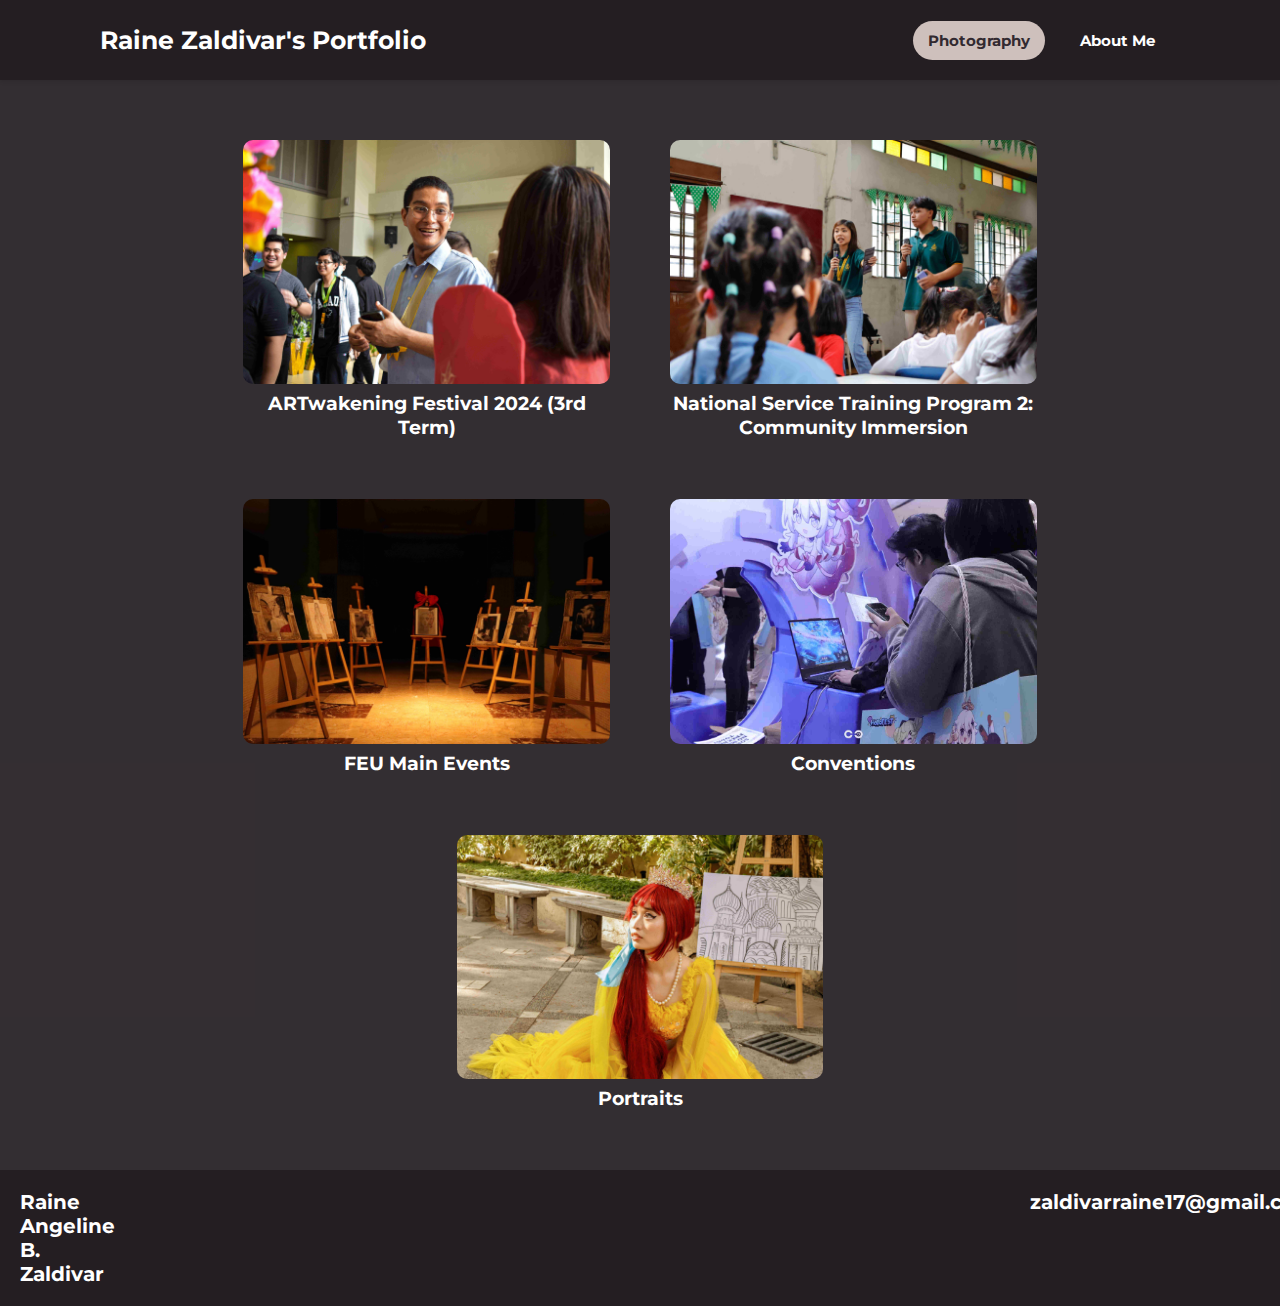
<file: WEBSITE FFINALS/index.html>
<!DOCTYPE html>
<html lang="en">
<head>
    <meta charset="UTF-8">
    <meta http-equiv="X-UA-Compatible" content="IE=edge">
    <meta name="viewport" content="width=device-width, initial-scale=1.0">
    <title> Raine's Portfolio </title>
    <link rel="stylesheet" href="style.css">
    <script src="https://ajax.googleapis.com/ajax/libs/jquery/3.5.1/jquery.min.js"></script>
</head>
<body>
    <header>
        <div class="portfolio-title">
            <li><a href="index.html" class="portfolio-title"> Raine Zaldivar's Portfolio </a></li>
            </a>
        </div>
        
        <div class="hamburger" onclick="toggleMenu()">
            <div class="line"></div>
            <div class="line"></div>
            <div class="line"></div>
        </div>
        
        <nav class="navBarButton">
            <ul>
                <li><a href="index.html" class="active">Photography</a></li>
                <li><a href="about us.html">About Me</a></li>
 
            </ul>
        </nav>
    </header>

    <div class="hero-section">
        <div class="container">
        </div>
    </div>

    <div id="main-div" class="clearfix">
        <div class="pic">
            <a href="artwakening.html">
                <img src="kuhaku7.jpg" alt="Image 1">
                <div class="text">ARTwakening Festival 2024 (3rd Term)</div>
            </a>
        </div>
    
        <div class="pic">
            <a href="NSTP2.html">
            <img src="kuhaku8.jpg" alt="Image 2">
            <div class="text">National Service Training Program 2: Community Immersion</div>
        </a>
        </div>

        <div class="pic">
            <a href="feumain.html">
            <img src="kuhaku9.jpg" alt="Image 3">
            <div class="text">FEU Main Events</div>
        </a>
        </div>

        <div class="pic">
            <a href="cons.html">
            <img src="kuhaku10.jpg" alt="Image 4">
            <div class="text">Conventions</div>
        </a>
        </div>

        <div class="pic">
            <a href="portrait.html">
            <img src="kuhaku11.jpg" alt="Image 4">
            <div class="text">Portraits</div>
        </a>
        </div>


    </div>

    <div id="footer-div">
        <div class="address">
            <h3> Raine Angeline B. Zaldivar </h3>  
            <h4> zaldivarraine17@gmail.com </h4>
        </div>
    </div>

    </div>

    <script>
        $(document).ready(function() {
        $('a').click(function(e) {
            e.preventDefault(); 
            var href = $(this).attr('href'); 

            $('body').fadeOut(300, function() {
                window.location.href = href;
            });
        });
    });

    function toggleMenu() {
    const nav = document.querySelector('.navBarButton ul');
    nav.classList.toggle('expanded');
}
</script>

</body>

</html>
</file>
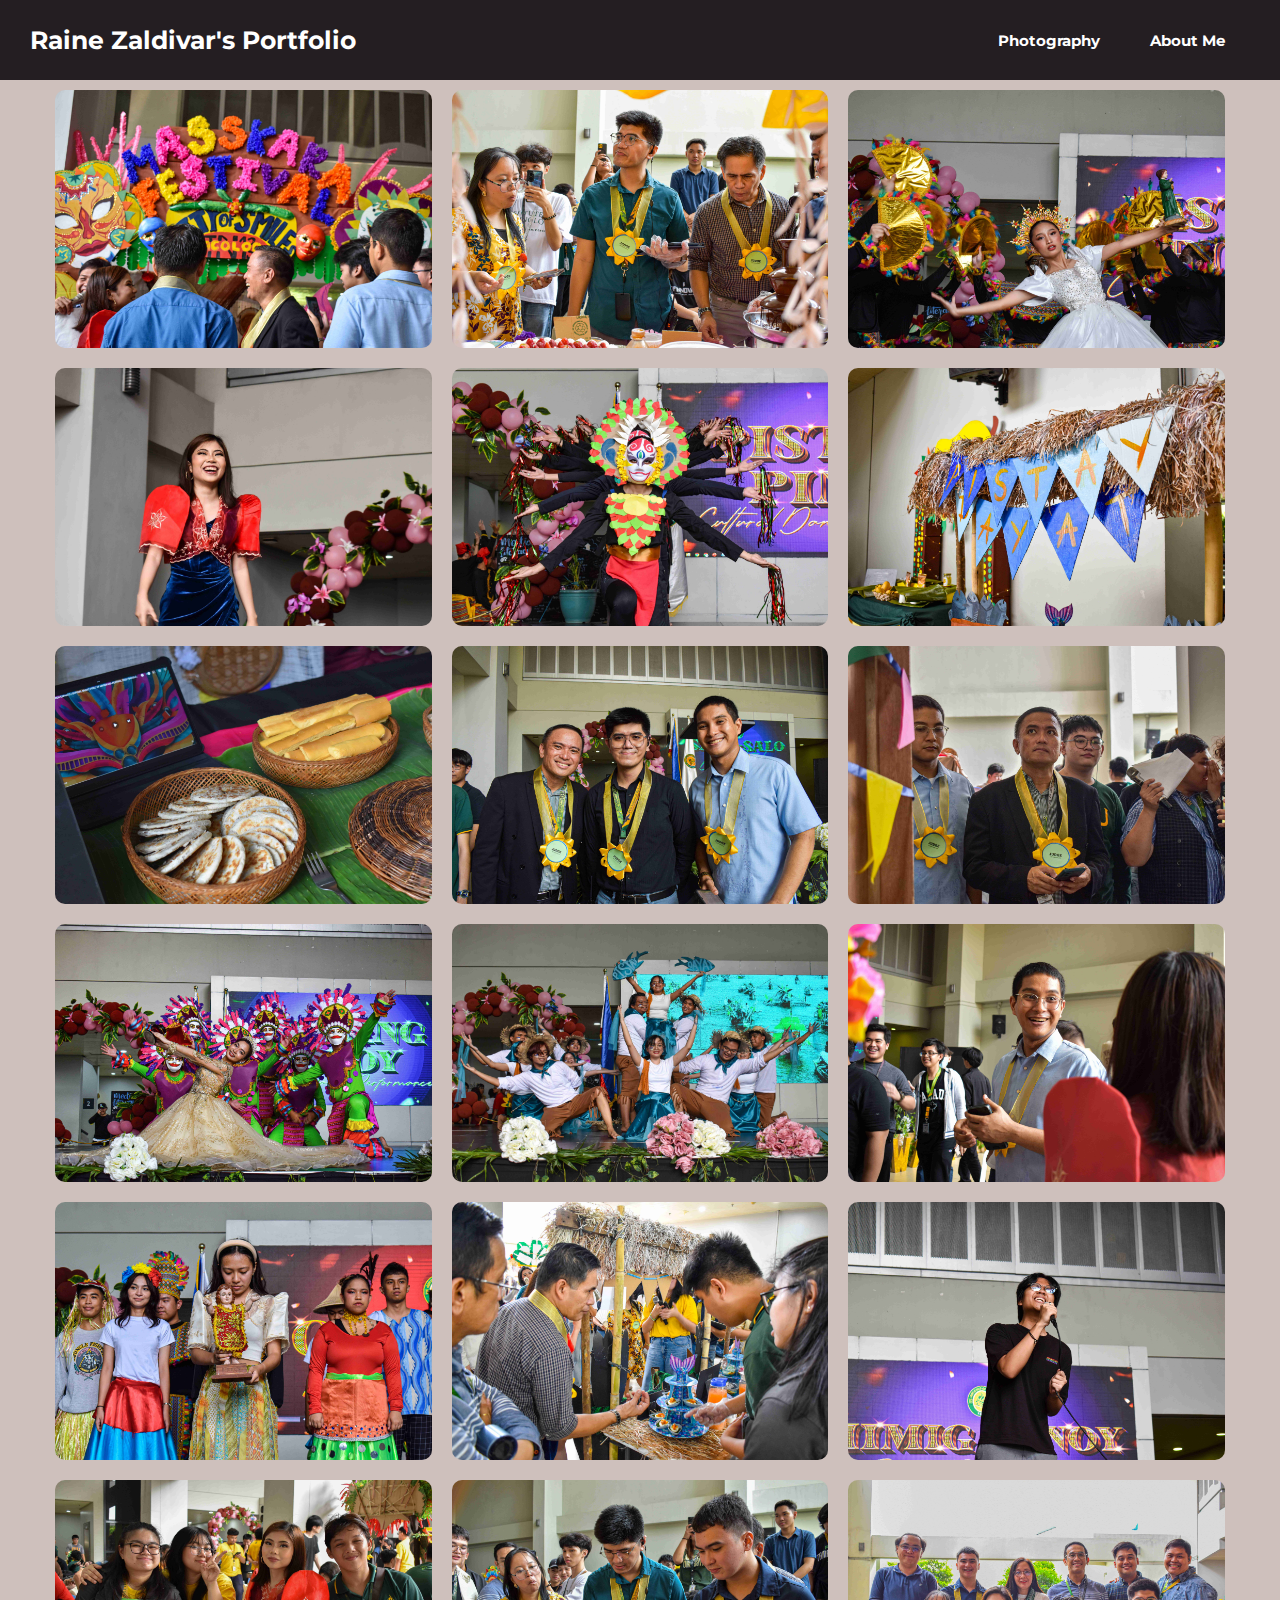
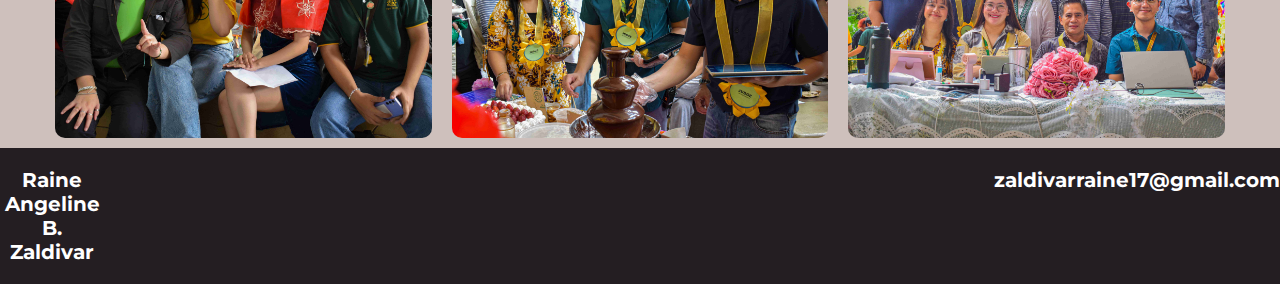
<file: WEBSITE FFINALS/artwakening.html>
<!DOCTYPE html>
<html lang="en">
<head>
    <meta charset="UTF-8">
    <meta http-equiv="X-UA-Compatible" content="IE=edge">
    <meta name="viewport" content="width=device-width, initial-scale=1.0">
    <title>Raine's Portfolio</title>
    <link rel="stylesheet" href="portfolio.css">
</head>
<body>
    <header>
        <div class="portfolio-title">
            <a href="index.html" class="portfolio-title">Raine Zaldivar's Portfolio</a>
        </div>

        <div class="hamburger" onclick="toggleMenu()">
            <div class="line"></div>
            <div class="line"></div>
            <div class="line"></div>
        </div>

        <nav class="navBarButton">
            <ul>
                <li><a href="index.html">Photography</a></li>
                <li><a href="about us.html">About Me</a></li>
            </ul>
        </nav>
    </header>

    <div id="main-div" class="clearfix">
        <div class="pic large">
                <img src="1.jpg" alt="Image 1">
            </a>
        </div>
        
        <div class="pic large">
                <img src="2.jpg" alt="Image 2">
            </a>
        </div>
        
        <div class="pic large">
                <img src="3.jpg" alt="Image 3">
            </a>
        </div>
        

        <div class="pic large">
                <img src="4.jpg" alt="Image 4">
            </a>
        </div> 

        <div class="pic large">
                <img src="5.jpg" alt="Image 5">
            </a>
        </div> 

        <div class="pic large">
                <img src="6.jpg" alt="Image 6">
            </a>
        </div> 
        
        <div class="pic large">
                <img src="7.jpg" alt="Image 7">
            </a>
        </div> 

        <div class="pic large">
                <img src="8.jpg" alt="Image 8">
            </a>
        </div>

        <div class="pic large">
                <img src="9.jpg" alt="Image 9">
            </a>
        </div>

        <div class="pic large">
                <img src="10.jpg" alt="Image 10">
            </a>
        </div> 

        <div class="pic large">
                <img src="11.jpg" alt="Image 11">
            </a>
        </div>

        <div class="pic large">
                <img src="12.jpg" alt="Image 12">
            </a>
        </div>

        <div class="pic large">
                <img src="13.jpg" alt="Image 13">
            </a>
        </div>

        <div class="pic large">
                <img src="14.jpg" alt="Image 14">
            </a>
        </div> 
        
        <div class="pic large">
                <img src="15.jpg" alt="Image 15">
            </a>
        </div> 
        
        <div class="pic large">
                <img src="16.jpg" alt="Image 16">
            </a>
        </div> 
        
        <div class="pic large">
                <img src="17.jpg" alt="Image 17">
            </a>
        </div> 
        
        <div class="pic large">
                <img src="18.jpg" alt="Image 18">
            </a>
        </div> 

 <div id="footer-div">
        <div class="address">
            <h3> Raine Angeline B. Zaldivar </h3>  
            <h4> zaldivarraine17@gmail.com </h4>
        </div>
    </div>

    <script>
        function toggleMenu() {
            const nav = document.querySelector('.navBarButton ul');
            nav.classList.toggle('expanded');
        }
    </script>
</body>
</html>
</file>
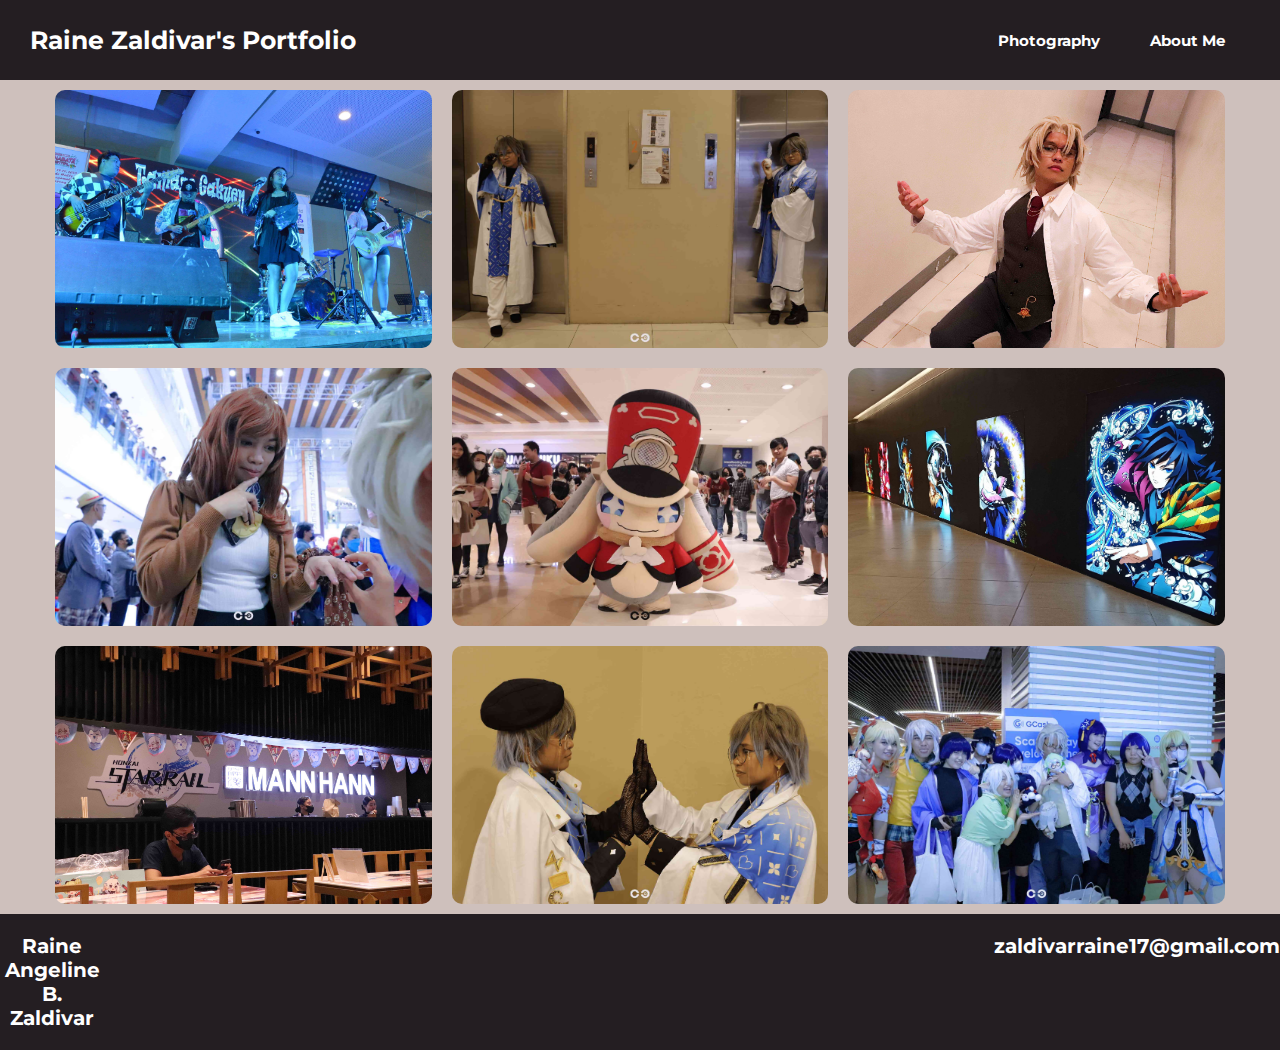
<file: WEBSITE FFINALS/cons.html>
<!DOCTYPE html>
<html lang="en">
<head>
    <meta charset="UTF-8">
    <meta http-equiv="X-UA-Compatible" content="IE=edge">
    <meta name="viewport" content="width=device-width, initial-scale=1.0">
    <title>Raine's Portfolio</title>
    <link rel="stylesheet" href="portfolio.css">
</head>
<body>
    <header>
        <div class="portfolio-title">
            <a href="index.html" class="portfolio-title">Raine Zaldivar's Portfolio</a>
        </div>

        <div class="hamburger" onclick="toggleMenu()">
            <div class="line"></div>
            <div class="line"></div>
            <div class="line"></div>
        </div>

        <nav class="navBarButton">
            <ul>
                <li><a href="index.html">Photography</a></li>
                <li><a href="about us.html">About Me</a></li>
            </ul>
        </nav>
    </header>
    
    <div id="main-div" class="clearfix">
        <div class="pic large">
            <img src="34.jpg" alt="Image 1">
        </a>
    </div>
    
    <div class="pic large">
            <img src="35.jpg" alt="Image 2">
        </a>
    </div>
    
    <div class="pic large">
            <img src="36.jpg" alt="Image 3">
        </a>
    </div>

    <div class="pic large">
            <img src="37.jpg" alt="Image 4">
        </a>
    </div> 

    <div class="pic large">
            <img src="38.jpg" alt="Image 5">
        </a>
    </div> 

    <div class="pic large">
            <img src="39.jpg" alt="Image 6">
        </a>
    </div> 
        
        <div class="pic large">
                <img src="40.jpg" alt="Image 7">
            </a>
        </div> 

        <div class="pic large">
                <img src="41.jpg" alt="Image 8">
            </a>
        </div>

        <div class="pic large">
                <img src="42.jpg" alt="Image 9">
            </a>
        </div>

 <div id="footer-div">
        <div class="address">
            <h3> Raine Angeline B. Zaldivar </h3>  
            <h4> zaldivarraine17@gmail.com </h4>
        </div>
    </div>

    <script>
        function toggleMenu() {
            const nav = document.querySelector('.navBarButton ul');
            nav.classList.toggle('expanded');
        }
    </script>
    
</body>
</html>
</file>
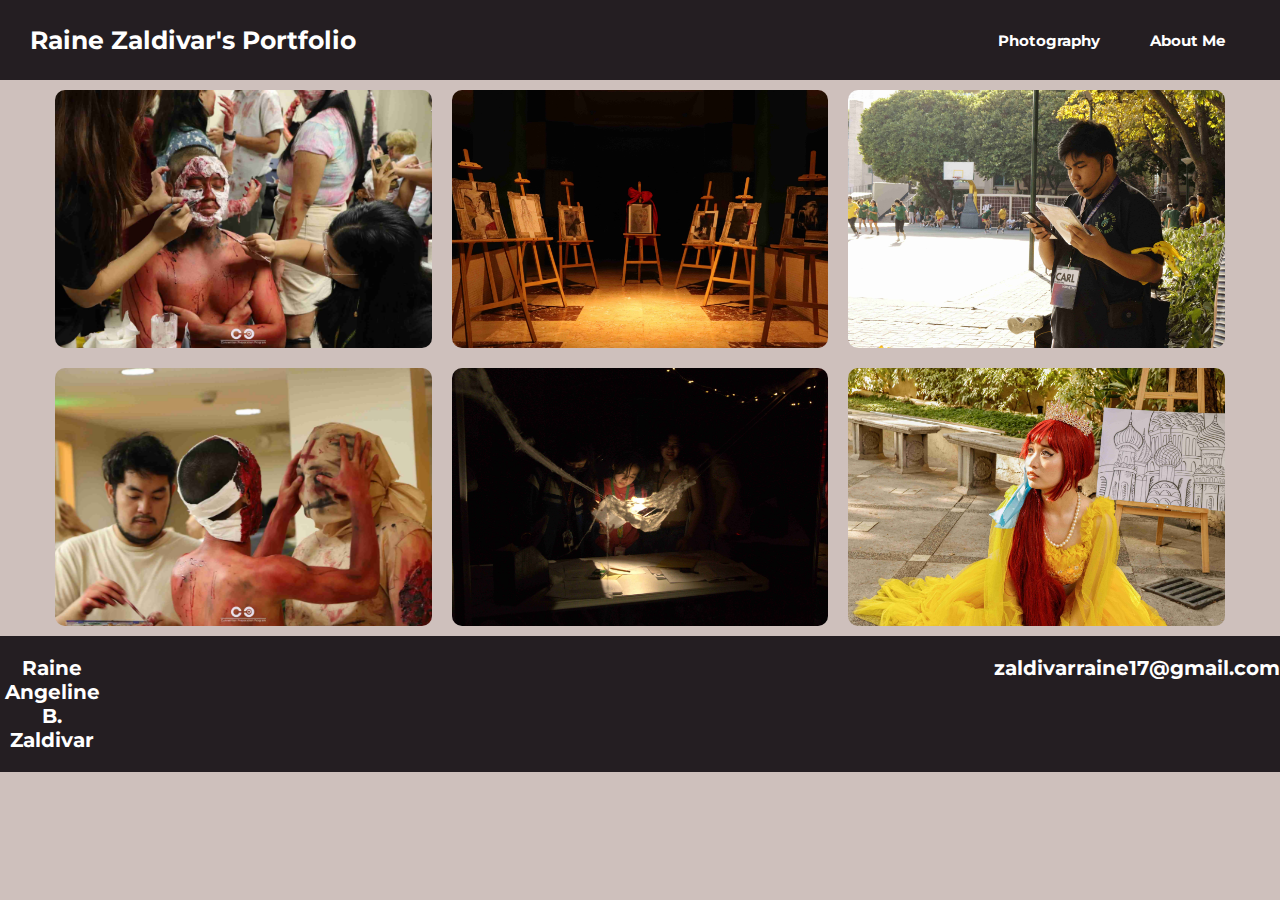
<file: WEBSITE FFINALS/feumain.html>
<!DOCTYPE html>
<html lang="en">
<head>
    <meta charset="UTF-8">
    <meta http-equiv="X-UA-Compatible" content="IE=edge">
    <meta name="viewport" content="width=device-width, initial-scale=1.0">
    <title>Raine's Portfolio</title>
    <link rel="stylesheet" href="portfolio.css">
</head>
<body>
    <header>
        <div class="portfolio-title">
            <a href="index.html" class="portfolio-title">Raine Zaldivar's Portfolio</a>
        </div>

        <div class="hamburger" onclick="toggleMenu()">
            <div class="line"></div>
            <div class="line"></div>
            <div class="line"></div>
        </div>

        <nav class="navBarButton">
            <ul>
                <li><a href="index.html">Photography</a></li>
                <li><a href="about us.html">About Me</a></li>
            </ul>
        </nav>
    </header>
    
    <div id="main-div" class="clearfix">
        <div class="pic large">
                <img src="28.jpg" alt="Image 1">
            </a>
        </div>
        
        <div class="pic large">
                <img src="29.jpg" alt="Image 2">
            </a>
        </div>
        
        <div class="pic large">
                <img src="30.jpg" alt="Image 3">
            </a>
        </div>
        

        <div class="pic large">
                <img src="31.jpg" alt="Image 4">
            </a>
        </div> 

        <div class="pic large">
                <img src="32.jpg" alt="Image 5">
            </a>
        </div> 

        <div class="pic large">
                <img src="33.jpg" alt="Image 6">
            </a>
        </div> 

 <div id="footer-div">
        <div class="address">
            <h3> Raine Angeline B. Zaldivar </h3>  
            <h4> zaldivarraine17@gmail.com </h4>
        </div>
    </div>
    
    <script>
        function toggleMenu() {
            const nav = document.querySelector('.navBarButton ul');
            nav.classList.toggle('expanded');
        }
    </script>
</body>
</html>
</file>
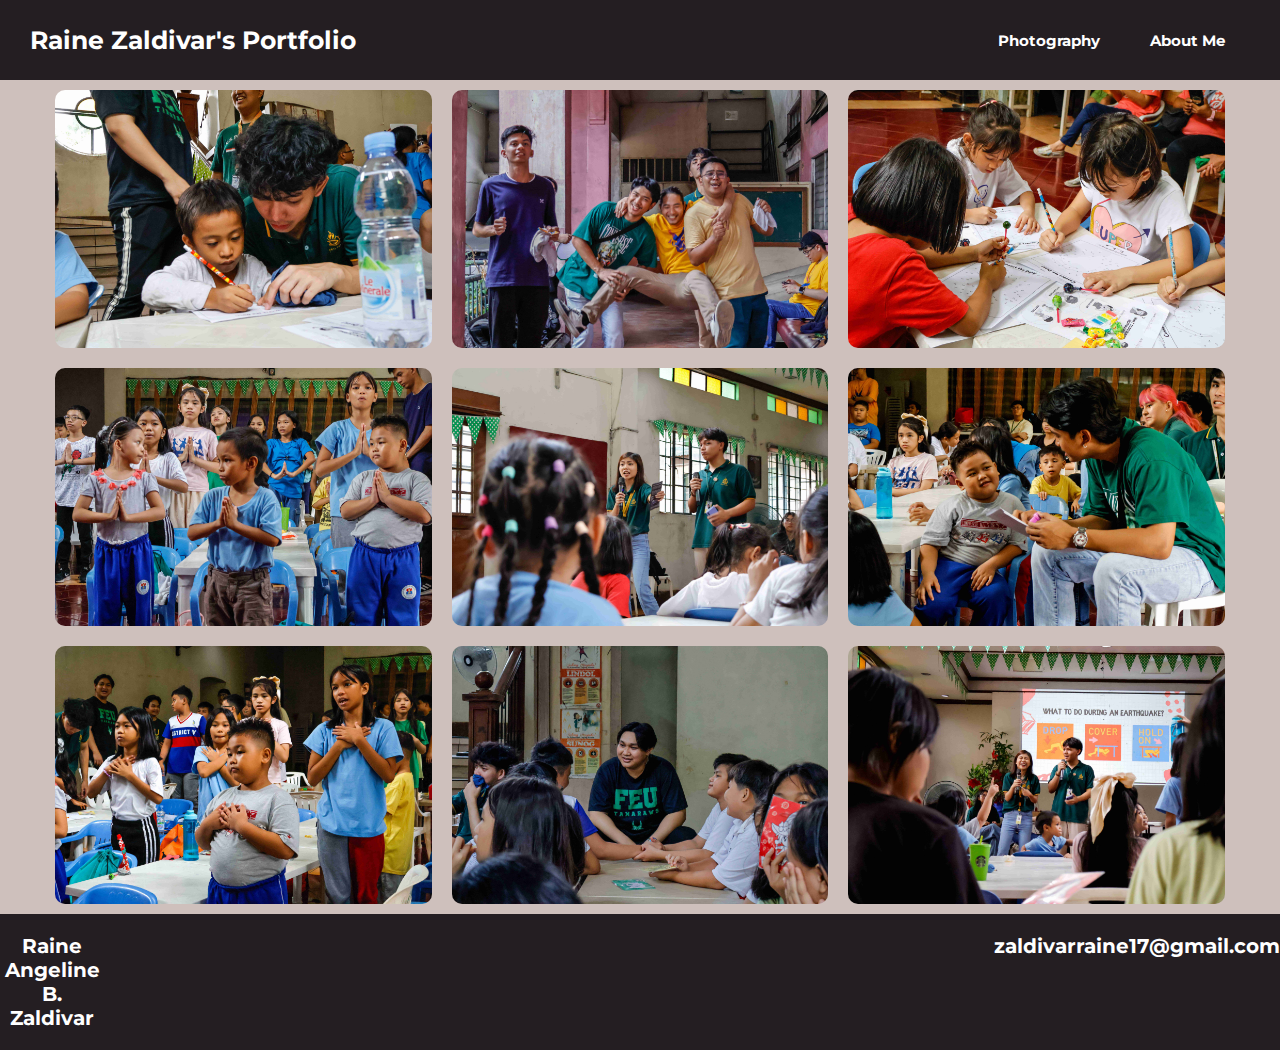
<file: WEBSITE FFINALS/NSTP2.html>
<!DOCTYPE html>
<html lang="en">
<head>
    <meta charset="UTF-8">
    <meta http-equiv="X-UA-Compatible" content="IE=edge">
    <meta name="viewport" content="width=device-width, initial-scale=1.0">
    <title>Raine's Portfolio</title>
    <link rel="stylesheet" href="portfolio.css">
</head>
<body>
    <header>
        <div class="portfolio-title">
            <a href="index.html" class="portfolio-title">Raine Zaldivar's Portfolio</a>
        </div>

        <div class="hamburger" onclick="toggleMenu()">
            <div class="line"></div>
            <div class="line"></div>
            <div class="line"></div>
        </div>

        <nav class="navBarButton">
            <ul>
                <li><a href="index.html">Photography</a></li>
                <li><a href="about us.html">About Me</a></li>
            </ul>
        </nav>
    </header>
    
    <div id="main-div" class="clearfix">
        <div class="pic large">
                <img src="19.jpg" alt="Image 1">
            </a>
        </div>
        
        <div class="pic large">
                <img src="20.jpg" alt="Image 2">
            </a>
        </div>
        
        <div class="pic large">
                <img src="21.jpg" alt="Image 3">
            </a>
        </div>
        
        <div class="pic large">
                <img src="22.jpg" alt="Image 4">
            </a>
        </div> 

        <div class="pic large">
                <img src="23.jpg" alt="Image 5">
            </a>
        </div> 

        <div class="pic large">
                <img src="24.jpg" alt="Image 6">
            </a>
        </div> 
        
        <div class="pic large">
                <img src="25.jpg" alt="Image 7">
            </a>
        </div> 

        <div class="pic large">
                <img src="26.jpg" alt="Image 8">
            </a>
        </div>

        <div class="pic large">
                <img src="27.jpg" alt="Image 9">
            </a>
        </div>

 <div id="footer-div">
        <div class="address">
            <h3> Raine Angeline B. Zaldivar </h3>  
            <h4> zaldivarraine17@gmail.com </h4>
        </div>
    </div>

    <script>
        function toggleMenu() {
            const nav = document.querySelector('.navBarButton ul');
            nav.classList.toggle('expanded');
        }
    </script>
</body>
</html>
</file>
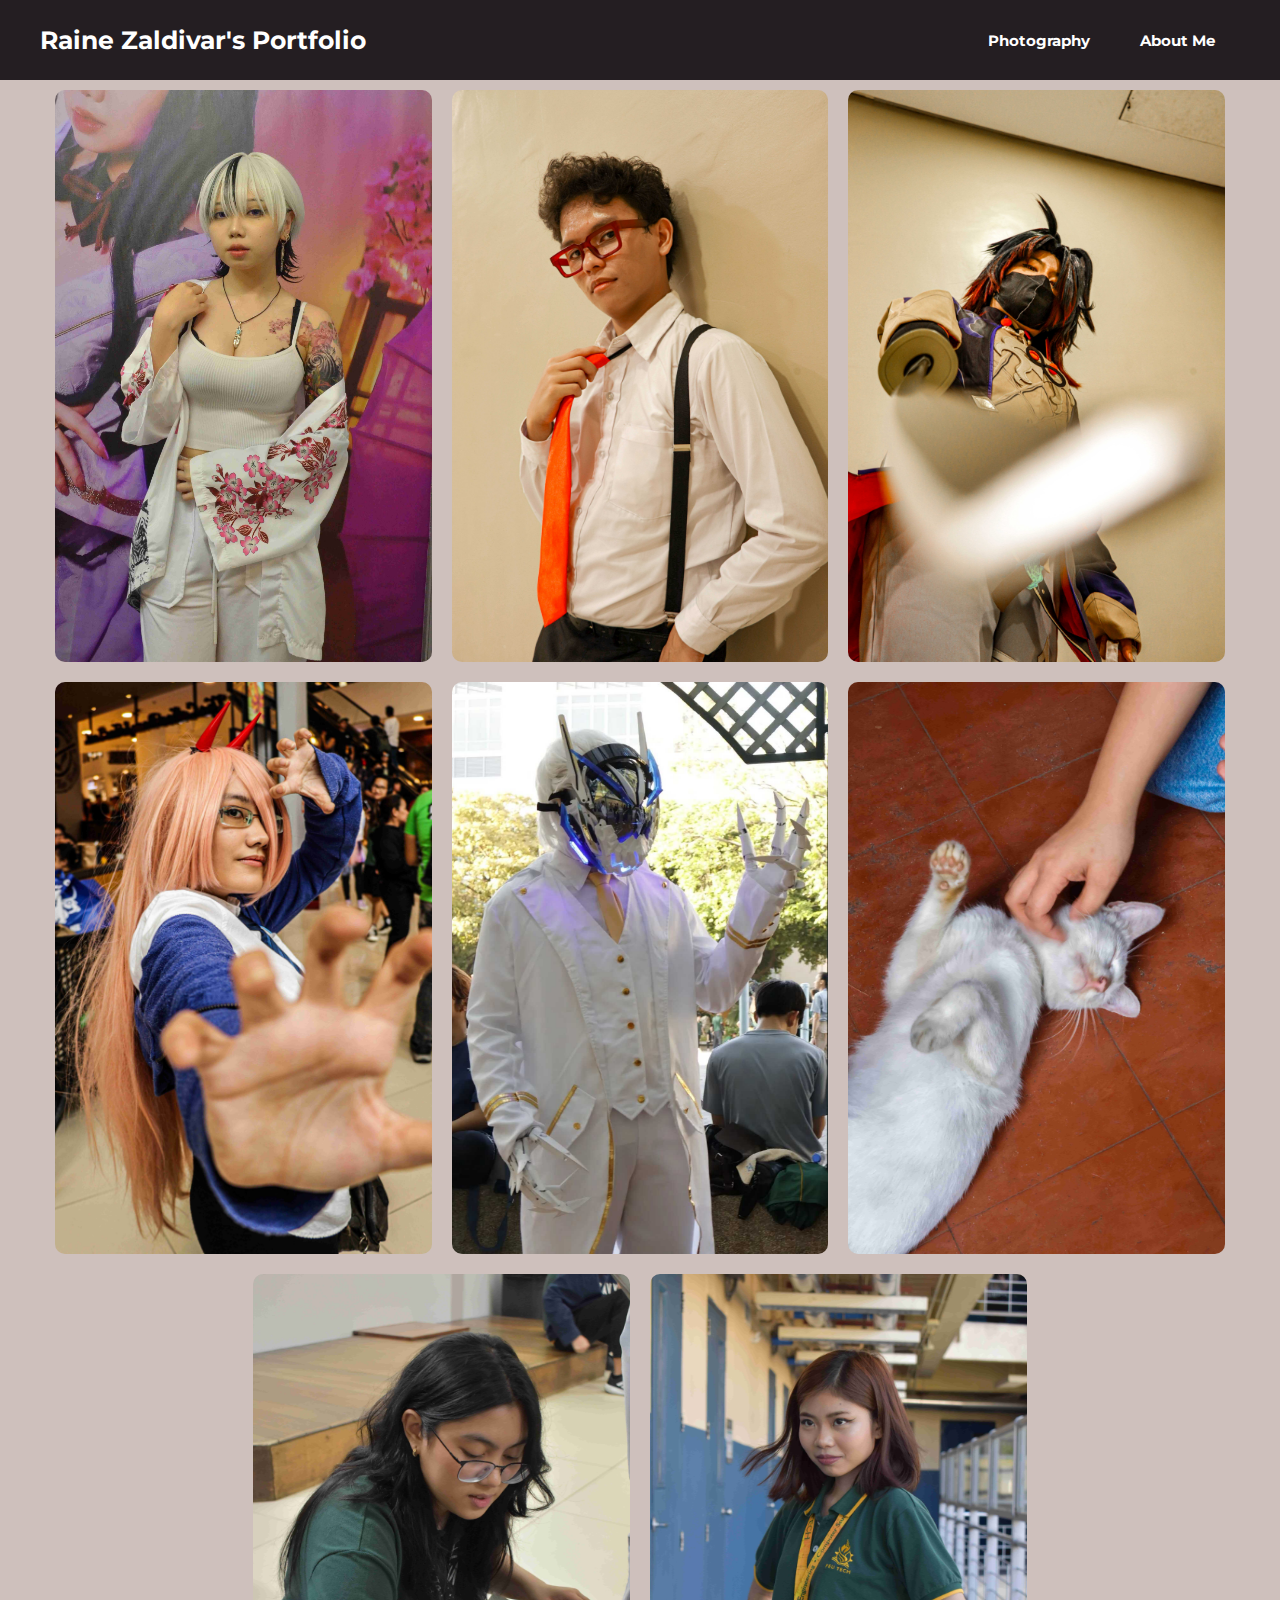
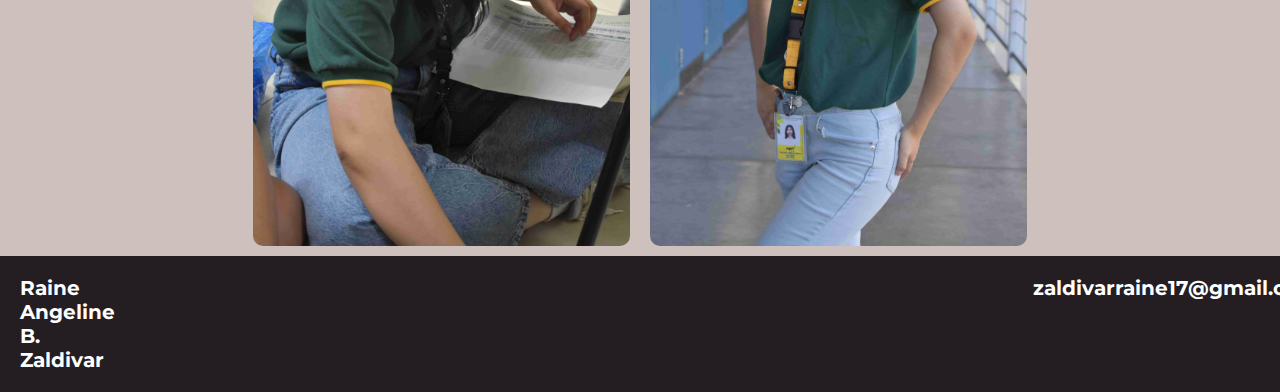
<file: WEBSITE FFINALS/portrait.html>
<!DOCTYPE html>
<html lang="en">
<head>
    <meta charset="UTF-8">
    <meta http-equiv="X-UA-Compatible" content="IE=edge">
    <meta name="viewport" content="width=device-width, initial-scale=1.0">
    <title>Raine's Portfolio</title>
    <link rel="stylesheet" href="portrait.css">
</head>
<body>
    <header>
        <div class="portfolio-title">
            <a href="index.html" class="portfolio-title">Raine Zaldivar's Portfolio</a>
        </div>

        <div class="hamburger" onclick="toggleMenu()">
            <div class="line"></div>
            <div class="line"></div>
            <div class="line"></div>
        </div>

        <nav class="navBarButton">
            <ul>
                <li><a href="index.html">Photography</a></li>
                <li><a href="about us.html">About Me</a></li>
            </ul>
        </nav>
    </header>

    <div id="main-div" class="clearfix">
        <div class="pic large">
                <img src="43.jpg" alt="Image 1">
            </a>
        </div>
        
        <div class="pic large">
                <img src="44.jpg" alt="Image 2">
            </a>
        </div>
        
        <div class="pic large">
                <img src="45.jpg" alt="Image 3">
            </a>
        </div>

        <div class="pic large">
                <img src="46.jpg" alt="Image 4">
            </a>
        </div> 

        <div class="pic large">
                <img src="47.jpg" alt="Image 5">
            </a>
        </div> 

        <div class="pic large">
                <img src="48.jpg" alt="Image 6">
            </a>
        </div> 
        
        <div class="pic large">
                <img src="49.jpg" alt="Image 7">
            </a>
        </div> 

        <div class="pic large">
                <img src="50.jpg" alt="Image 8">
            </a>
        </div>

 <div id="footer-div">
        <div class="address">
            <h3> Raine Angeline B. Zaldivar </h3>  
            <h4> zaldivarraine17@gmail.com </h4>
        </div>
    </div>

    <script>
        function toggleMenu() {
            const nav = document.querySelector('.navBarButton ul');
            nav.classList.toggle('expanded');
        }
    </script>
    
</body>
</html>
</file>
<file: WEBSITE FFINALS/style.css>
@import url('https://fonts.googleapis.com/css2?family=Poppins:wght@400;500;600;700&display=swap');
@import url('https://fonts.googleapis.com/css2?family=Montserrat:wght@400;500;600;700&display=swap');

/* General Reset */
* {
    margin: 0;
    padding: 0;
    box-sizing: border-box;
    list-style: none;
    text-decoration: none;
}

body {
    font-family: 'Poppins', sans-serif;
    background-color: #241e22bb;
}

/* Header */
header {
    width: 100%;
    height: 80px;
    background: #241e22;
    display: flex;
    align-items: center;
    justify-content: space-between;
    padding: 0 100px;
    box-shadow: 0 2px 4px rgba(0, 0, 0, 0.1);
    position: relative; 
    z-index: 10; 
}

.portfolio-title {
    font-weight: bold;
    font-family: 'Montserrat', sans-serif;
    color: #ffffff;
    font-size: 25px;
    margin-right: auto; 
    cursor: default; 
}

.navBarButton ul {
    display: flex;
    transition: max-height 0.3s ease-out;
}

.navBarButton ul li {
    margin: 0 10px;
}

.navBarButton ul li a {
    font-weight: bold;
    font-family: 'Montserrat', sans-serif;
    color: #ffffff;
    font-size: 15px;
    padding: 10px 15px;
    border-radius: 50px;
    transition: 0.3s;
}

.navBarButton ul li a:hover, 
.navBarButton ul li a.active {
    color: #322a30;
    background: #cec0bc;
}

/* Hamburger Menu */
.hamburger {
    display: none;
    cursor: pointer;
    position: absolute;
    left: 63%;
}

.hamburger .line {
    width: 30px;
    height: 3px;
    background: #ffffff;
    margin: 6px 0;
}

#main-div {
    width: 100%;
    display: flex;
    flex-wrap: wrap;
    background-color: #241e22bb;
    justify-content: center;
    padding: 30px;
    z-index: 10;
}

#main-div .pic {
    position: relative;
    flex: 0 0 calc(33.33% - 40px); 
    margin: 30px;
    text-align: center;
    overflow: hidden;
    z-index: 10;
}

#main-div .pic img {
    width: 100%;
    height: auto; 
    object-fit: cover;
    border-radius: 10px;
    transition: transform 0.3s ease;
    z-index: 10;
}

#main-div .pic:hover img {
    filter: brightness(50%);
    z-index: 10;
}

#main-div .pic .text {
    color: #ffffff;
    font-size: 1.2em;
    font-weight: 700;
    font-family: 'Montserrat', sans-serif;
    text-align: center;
    margin: 0;
    z-index: 10;
}

/* Footer */
#footer-div {
    width: 100%;
    background-color: #241e22;
    font-family: 'Montserrat', sans-serif;
    padding: 20px 0; 
    z-index: 5; 
    position: relative;
}

.address {
    display: flex; 
    gap: 915px;
    margin-left: 20px; 
}

.address h3, .address h4 {
    font-size: 20px;
    color: #ffffff;
    font-family: 'Montserrat', sans-serif;
    font-weight: bold;
    margin: 0; 
}

/* Media Queries */
@media only screen and (max-width: 1100px) {
    header {
        padding: 0 30px;
    }
}

@media only screen and (max-width: 1024px) {
    .address {
        text-align: justify; 
        gap: 546px;
    }

    .address h3, .address h4 {
        font-size: 15px;
    }

    #main-div .pic {
        flex: 0 0 calc(50% - 60px); 
    }
}

@media only screen and (max-width: 900px) {
    .hamburger {
        display: inline-block;
        left:55%;
    }

    .portfolio-title {
        font-size: 13px;
    }

    header {
        padding: 0 20px;
    }

    .navBarButton ul {
        flex-direction: column;
        align-items: center;
        max-height: 0;
        overflow: hidden;
    }

    .navBarButton ul.expanded {
        max-height: 100px;
    }

    .navBarButton ul li a {
        font-size: 12px;
        padding: 5px 7px;
    }

    .address {
        gap: 10px;
    }

    .address h3, .address h4 {
        font-size: 6px;
    }
}

@media only screen and (max-width: 768px) {
    .hero-section h3 {
        font-size: 10px; 
    }

    #main-div .pic {
        flex: 0 0 calc(50% - 30px); 
        margin: 15px;
    }

    #main-div .pic .text {
        font-size: 13px;
        margin: 0;
    }

    .address {
        flex-direction: column; 
        gap: 5px;
        text-align: justify;
    }
    
    .address h3, .address h4 {
        font-size: 6px;
        text-align: center;
    }
}

@media only screen and (max-width: 480px) {
    .hero-section h3 {
        font-size: 1.2em; 
    }

    #main-div .pic {
        flex: 0 0 calc(100% - 30px); 
        margin: 10px;
    }

    .address h3, .address h4 {
        font-size: 16px; 
    }
}
</file>
<file: WEBSITE FFINALS/portfolio.css>
@import url('https://fonts.googleapis.com/css2?family=Poppins:wght@400;500;600;700&display=swap');
@import url('https://fonts.googleapis.com/css2?family=Montserrat:wght@400;500;600;700&display=swap');

/* General Reset */
* {
    margin: 0;
    padding: 0;
    box-sizing: border-box;
    list-style: none;
    text-decoration: none;
}

/* Body Styling */
body {
    font-family: 'Poppins', sans-serif;
    background-color: #cec0bc;
}

/* Header */
header {
    width: 100%;
    height: 80px;
    background: #241e22;
    display: flex;
    align-items: center;
    justify-content: space-between;
    padding: 30px;
    box-shadow: 0 2px 4px rgba(0, 0, 0, 0.1);
}

.portfolio-title {
    font-weight: bold;
    font-family: 'Montserrat', sans-serif;
    color: #ffffff;
    font-size: 25px;
}

/* Navigation */
.navBarButton ul {
    display: flex;
    padding: 0;
    transition: max-height 0.3s ease-out;
}

.navBarButton ul li {
    margin: 0 10px;
}

.navBarButton ul li a {
    font-weight: bold;
    font-family: 'Montserrat', sans-serif;
    color: #ffffff;
    font-size: 15px;
    padding: 10px 15px;
    border-radius: 50px;
    transition: 0.3s;
}

.navBarButton ul li a:hover, .navBarButton ul li a.active {
    color: #322a30;
    background: #cec0bc;
}

/* Hamburger Menu */
.hamburger {
    display: none;
    cursor: pointer;
}

.hamburger .line {
    width: 30px;
    height: 3px;
    background: #ffffff;
    margin: 6px 0;
}

/* Main Div */
#main-div {
    width: 100%;
    background-color: #cec0bc;
    display: flex;
    flex-wrap: wrap;
    justify-content: center;
    box-sizing: border-box;
}

#main-div .pic {
    flex: 0 0 calc(33.33% - 50px);
    margin: 10px;
    text-align: center;
    overflow: hidden;
}

#main-div .pic img {
    width: 100%;
    height: 100%;
    object-fit: cover;
    border-radius: 10px;
    transition: transform 0.3s ease;
}

#footer-div {
    width: 100%;
    background-color: #241e22;
    font-family: 'Montserrat', sans-serif;
    padding: 20px 0;
    margin-top: auto;
}

.address {
    display: flex;
    justify-content: center;
    text-align: center;
    gap: 890px;
}

.address h3, .address h4 {
    font-size: 20px;
    color: #ffffff;
    font-family: 'Montserrat', sans-serif;
    font-weight: bold;
    margin: 0;
}

/* Media Queries */
@media screen and (max-width: 1024px) {
    #main-div .pic {
        flex: 0 0 calc(50% - 50px);
    }

    .popup-img {
        max-width: 100%;
        max-height: 65%;
    }

    #footer-div {
        padding: 20px 0;
    }

    .address {
        gap: 680px;
    }

    .address h3, .address h4 {
        font-size: 10px;
    }
}

@media screen and (max-width: 768px) {
    .portfolio-title {
        font-size: 12px;
    }

    .hamburger {
        display: inline-block;
        cursor: pointer;
        position: absolute;
        left: 55%;
    }

    .hamburger .line {
        width: 30px;
        height: 3px;
        margin: 6px 0;
        background: #cec0bc;
    }

    .navBarButton ul {
        flex-direction: column;
        align-items: center;
        max-height: 0;
        overflow: hidden;
        transition: max-height 0.3s ease-out;
    }

    .navBarButton ul li {
        margin: 0;
    }

    .navBarButton ul li a {
        font-size: 18px;
        padding: 10px;
    }

    .navBarButton ul.expanded {
        max-height: 100px;
    }

    .navBarButton ul li a {
        font-size: 12px;
        padding: 5px 7px;
    }

    .popup-content {
        flex-direction: column;
    }

    .popup-img {
        width: 100%;
    }

    #footer-div {
        padding: 15px;
    }

    .address {
        gap: 60px;
    }
}

@media screen and (max-width: 600px) {
    #main-div .pic {
        flex: 0 0 calc(100% - 50px);
    }

    #footer-div {
        padding: 15px;
    }

    .address h3, .address h4 {
        font-size: 10px;
    }
}
</file>
<file: WEBSITE FFINALS/portrait.css>
@import url('https://fonts.googleapis.com/css2?family=Poppins:wght@400;500;600;700&display=swap');
@import url('https://fonts.googleapis.com/css2?family=Montserrat:wght@400;500;600;700&display=swap');

/* General Reset */
* {
    margin: 0;
    padding: 0;
    box-sizing: border-box;
    list-style: none;
    text-decoration: none;
}

/* Body Styling */
body {
    font-family: 'Poppins', sans-serif;
    background-color: #cec0bc;
}

/* Header */
header {
    width: 100%;
    height: 80px;
    background: #241e22;
    display: flex;
    align-items: center;
    justify-content: space-between;
    padding: 0 40px;
    box-shadow: 0 2px 4px rgba(0, 0, 0, 0.1);
}

.portfolio-title {
    font-weight: bold;
    font-family: 'Montserrat', sans-serif;
    color: #ffffff;
    font-size: 25px;
    margin-right: auto;
    cursor: pointer;
}

/* Navigation */
.navBarButton ul {
    display: flex;
    padding: 0;
    transition: max-height 0.3s ease-out;
}

.navBarButton ul li {
    margin: 0 10px;
}

.navBarButton ul li a {
    font-weight: bold;
    font-family: 'Montserrat', sans-serif;
    color: #ffffff;
    font-size: 15px;
    padding: 10px 15px;
    border-radius: 50px;
    transition: 0.3s;
}

.navBarButton ul li a:hover, .navBarButton ul li a.active {
    color: #322a30;
    background: #cec0bc;
}

/* Hamburger Menu */
.hamburger {
    display: none;
    cursor: pointer;
}

.hamburger .line {
    width: 30px;
    height: 3px;
    background: #ffffff;
    margin: 6px 0;
}

/* Popup */
.popup-overlay {
    position: fixed;
    top: 0;
    left: 0;
    width: 100%;
    height: 100%;
    background-color: rgba(0, 0, 0, 0.8);
    display: flex;
    justify-content: center;
    align-items: center;
}

.popup-content {
    position: relative;
    max-width: 100%;
    max-height: 100%;
    border-radius: 10px;
    overflow: hidden;
    padding: 20px;
    display: flex;
    justify-content: center;
    align-items: center;
}

.popup-img {
    max-width: 65%;
    max-height: 100%;
    border-radius: 10px;
    object-fit: cover;
}

.popup-close {
    position: absolute;
    top: 10px;
    right: 10px;
    font-size: 30px;
    color: #ffffff;
    cursor: pointer;
}

/* Wrapper */
#wrapper {
    display: flex;
    flex-direction: column;
    min-height: 100vh;
}

/* Main Div */
#main-div {
    width: 100%;
    background-color: #cec0bc;
    display: flex;
    flex-wrap: wrap;
    justify-content: center;
    box-sizing: border-box;
}

#main-div .pic {
    flex: 0 0 calc(33.33% - 50px);
    margin: 10px;
    text-align: center;
    overflow: hidden;
}

#main-div .pic img {
    width: 100%;
    height: 100%;
    object-fit: cover;
    border-radius: 10px;
    transition: transform 0.3s ease;
}

/* Footer */
#footer-div {
    width: 100%;
    background-color: #241e22;
    font-family: 'Montserrat', sans-serif;
    padding: 20px 0;
    margin-top: auto;
}

.address {
    display: flex;
    text-align: justify;
    gap: 918px;
    margin-left: 20px;
}

.address h3, .address h4 {
    font-size: 20px;
    color: #ffffff;
    font-family: 'Montserrat', sans-serif;
    font-weight: bold;
    margin: 0;
}

/* Media Queries */
@media screen and (max-width: 1024px) {
    .portfolio-title {
        font-size: 15px;
    }


    .popup-img {
        max-width: 90%;
        max-height: 90%;
        border-radius: 10px;
        object-fit: cover;
    }

    #main-div .pic {
        flex: 0 0 calc(50% - 100px);
        margin: 20px;
    }

    #footer-div {
        padding: 15px 0;
    }

    .address {
        gap: 680px;
    }

    .address h3, .address h4 {
        font-size: 10px;
    }
}

@media screen and (max-width: 600px) {
    .portfolio-title {
        font-size: 13px
    }

    
    .hamburger {
        display: inline-block;
        cursor: pointer;
        position: absolute;
        left: 55%;
    }

    .hamburger .line {
        width: 30px;
        height: 3px;
        margin: 6px 0;
        background: #cec0bc;
    }

    .navBarButton ul {
        flex-direction: column;
        align-items: center;
        max-height: 0;
        overflow: hidden;
        transition: max-height 0.3s ease-out;
    }

    .navBarButton ul.expanded {
        max-height: 100px;
    }

    .navBarButton ul li a {
        font-size: 12px;
        padding: 5px 7px;
    }

    #main-div .pic {
        flex: 0 0 calc(50% - 50px);
        margin: 10px;
    }

    #footer-div {
        padding: 15px;
    }

    .address {
        gap: 80px;
    }
    
    .address h3, .address h4 {
        text-align: center;
    }
}
</file>
